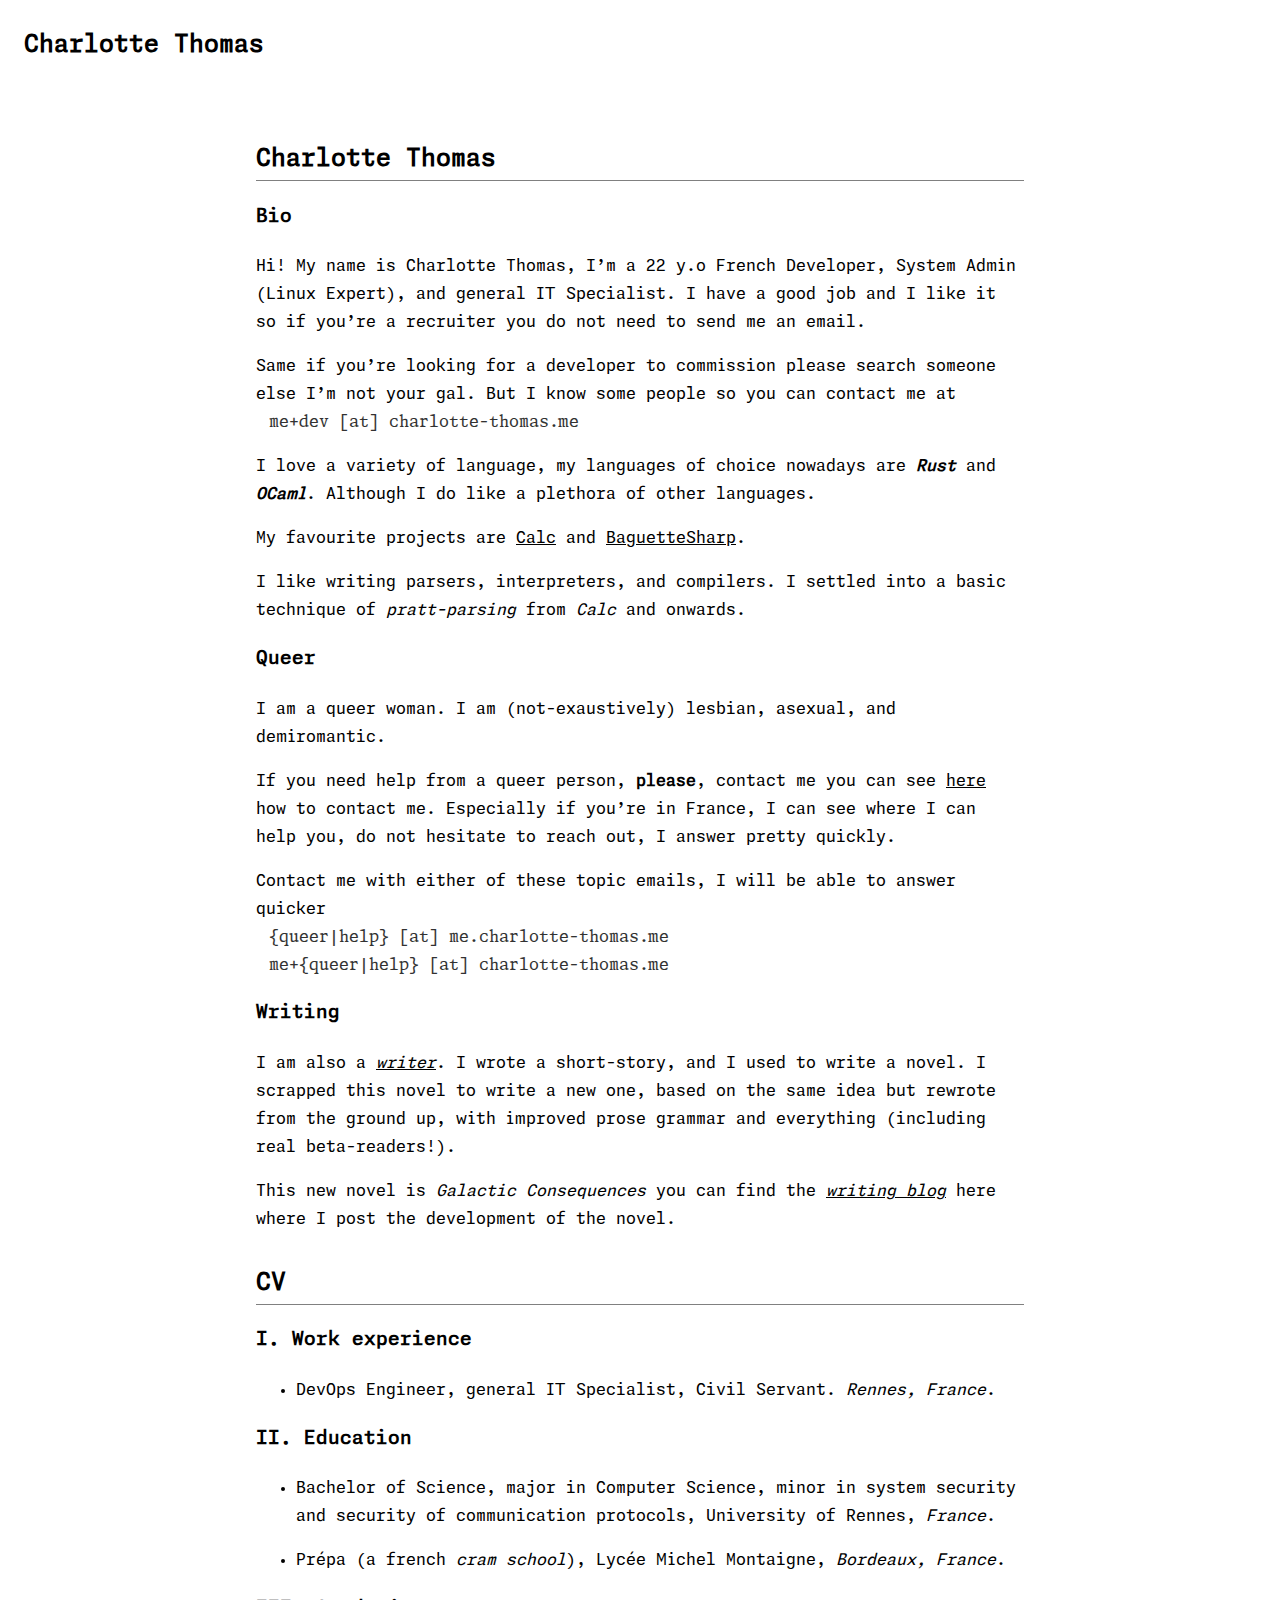
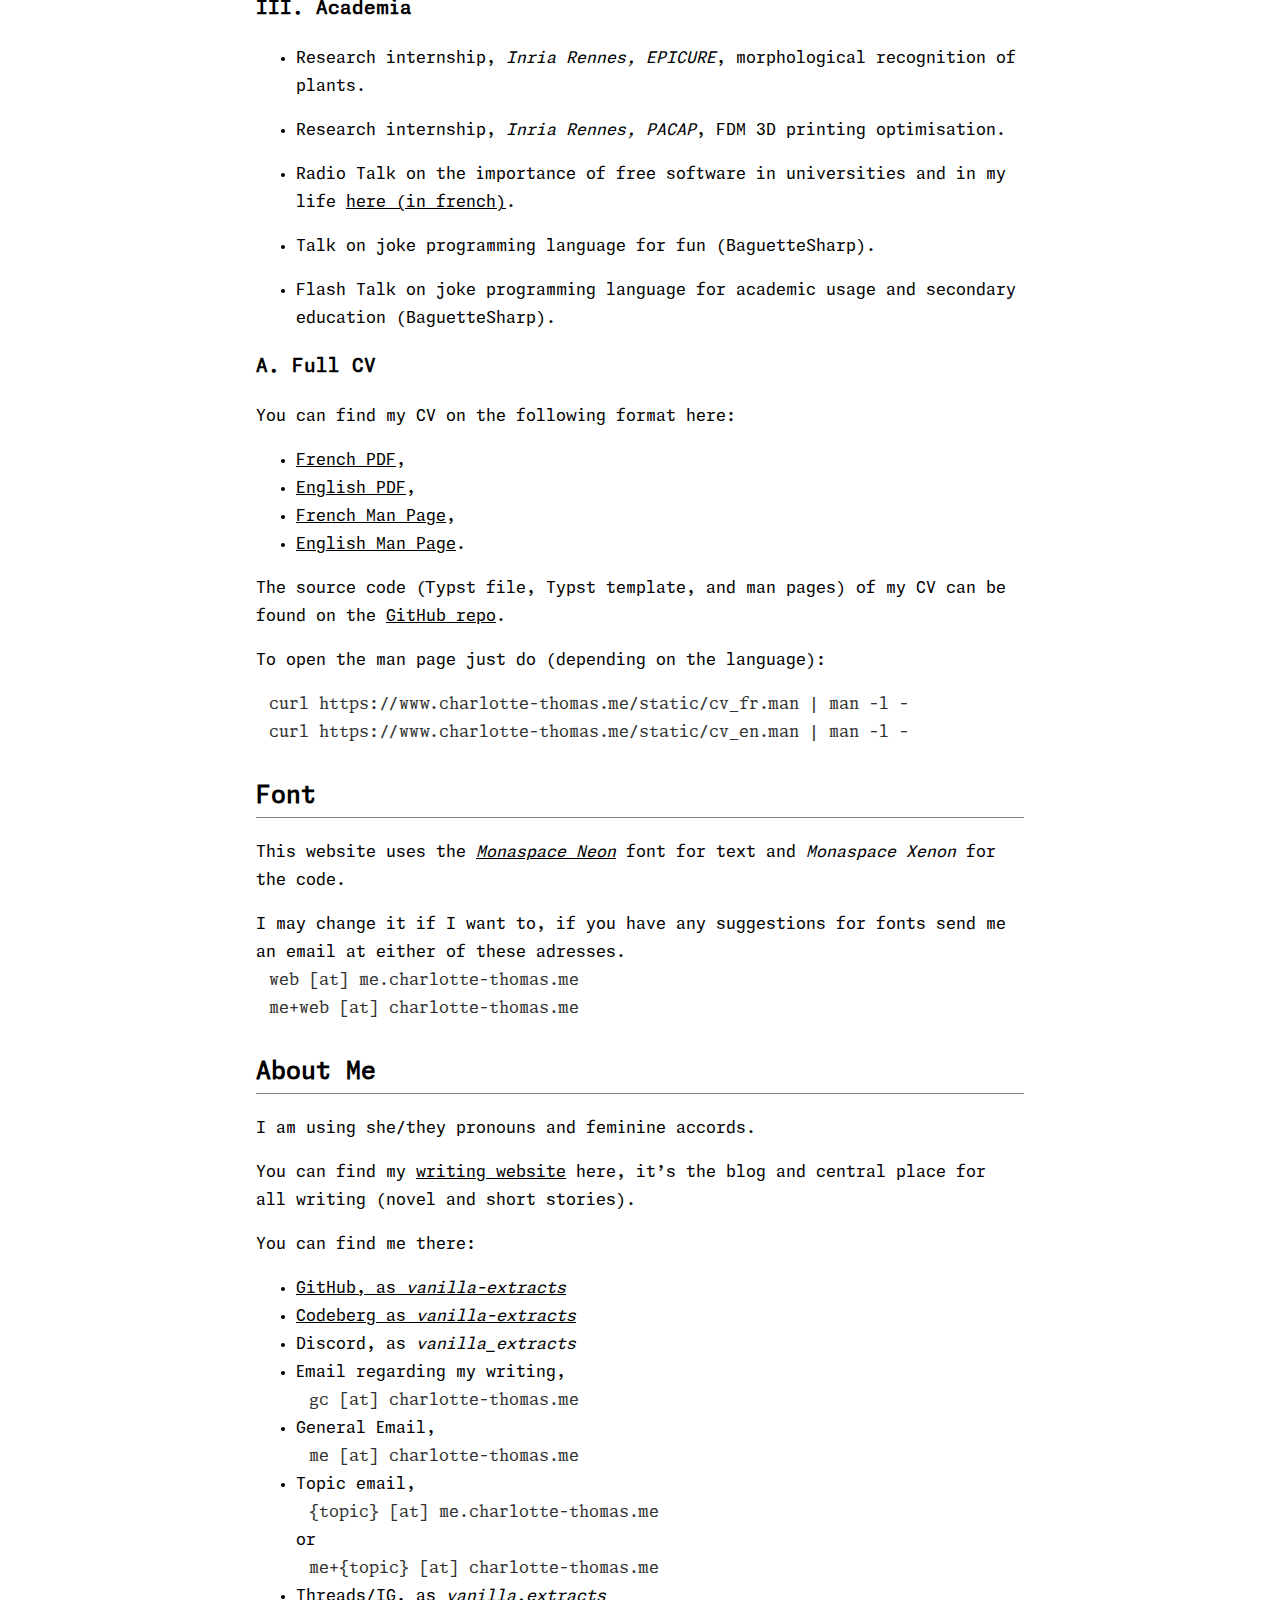
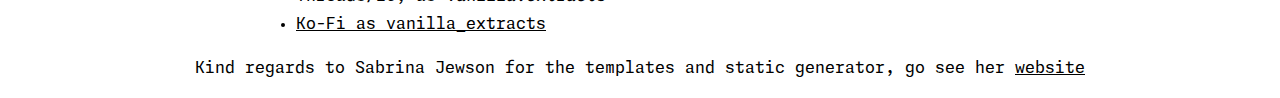
<file: index.html>
<!DOCTYPE html><html lang=en><head><meta charset=utf-8><meta content="width=device-width,initial-scale=1"name=viewport><meta content="dark light"name=color-scheme><meta content=#ffffff name=theme-color media=(prefers-color-scheme:light)><meta content=#000000 name=theme-color media=(prefers-color-scheme:dark)><meta content="Charlotte Thomas"property=og:site_name><link href=/favicon.ico rel=icon><link href=/apple-touch-icon.png rel=apple-touch-icon><link href=/common.css rel=stylesheet><title>Charlotte Thomas</title><meta content=Webpage property=og:title><meta content="Hi! My name is Charlotte Thomas, I’m a 22 y.o French Developer, System Admin (Linux Expert), and general IT Specialist. I have a good job and I like it so if you’re a recruiter you do not need to send me an email."name=description></head><body><header><a href=/ class=name>Charlotte Thomas</a></header><main><h2 id=base><a href=#base class=anchor></a>Charlotte Thomas</h2><h3 id=bio><a href=#bio class=anchor></a>Bio</h3><p>Hi! My name is Charlotte Thomas, I’m a 22 y.o French Developer, System Admin (Linux Expert), and general IT Specialist. I have a good job and I like it so if you’re a recruiter you do not need to send me an email.</p><p>Same if you’re looking for a developer to commission please search someone else I’m not your gal. But I know some people so you can contact me at <code class=scode>me+dev [at] charlotte-thomas.me</code></p><p>I love a variety of language, my languages of choice nowadays are <strong><em>Rust</em></strong> and <em><strong>OCaml</strong></em>. Although I do like a plethora of other languages.</p><p>My favourite projects are <a href=https://codeberg.org/vanilla-extract/calc>Calc</a> and <a href=https://github.com/vanilla-extract/ocaml-baguettesharp-interpreter>BaguetteSharp</a>.</p><p>I like writing parsers, interpreters, and compilers. I settled into a basic technique of <em>pratt-parsing</em> from <em>Calc</em> and onwards.</p><h3 id=queer><a href=#queer class=anchor></a>Queer</h3><p>I am a queer woman. I am (not-exaustively) lesbian, asexual, and demiromantic.</p><p>If you need help from a queer person, <strong>please</strong>, contact me you can see <a href=#about-me>here</a> how to contact me. Especially if you’re in France, I can see where I can help you, do not hesitate to reach out, I answer pretty quickly.</p><p>Contact me with either of these topic emails, I will be able to answer quicker <code class=scode>{queer|help} [at] me.charlotte-thomas.me</code> <code class=scode>me+{queer|help} [at] charlotte-thomas.me</code></p><h3 id=writing><a href=#writing class=anchor></a>Writing</h3><p>I am also a <a href=https://writing.charlotte-thomas.me><em>writer</em></a>. I wrote a short-story, and I used to write a novel. I scrapped this novel to write a new one, based on the same idea but rewrote from the ground up, with improved prose grammar and everything (including real beta-readers!).</p><p>This new novel is <em>Galactic Consequences</em> you can find the <a href=https://writing.charlotte-thomas.me/blog/ ><em>writing blog</em></a> here where I post the development of the novel.</p><h2 id=cv><a href=#cv class=anchor></a>CV</h2><h3 id=work><a href=#work class=anchor></a>I. Work experience</h3><ul><li>DevOps Engineer, general IT Specialist, Civil Servant. <em>Rennes, France</em>.</li></ul><h3 id=education><a href=#education class=anchor></a>II. Education</h3><ul><li><p>Bachelor of Science, major in Computer Science, minor in system security and security of communication protocols, University of Rennes, <em>France</em>.</p></li><li><p>Prépa (a french <em>cram school</em>), Lycée Michel Montaigne, <em>Bordeaux, France</em>.</p></li></ul><h3 id=academia><a href=#academia class=anchor></a>III. Academia</h3><ul><li><p>Research internship, <em>Inria Rennes, EPICURE</em>, morphological recognition of plants.</p></li><li><p>Research internship, <em>Inria Rennes, PACAP</em>, FDM 3D printing optimisation.</p></li><li><p>Radio Talk on the importance of free software in universities and in my life <a href=https://cause-commune.fm/podcast/libre-a-vous-187/ >here (in french)</a>.</p></li><li><p>Talk on joke programming language for fun (BaguetteSharp).</p></li><li><p>Flash Talk on joke programming language for academic usage and secondary education (BaguetteSharp).</p></li></ul><h3 id=fcv><a href=#fcv class=anchor></a>A. Full CV</h3><p>You can find my CV on the following format here:</p><ul><li><a href=static/cv_fr.pdf>French PDF</a>,</li><li><a href=static/cv_en.pdf>English PDF</a>,</li><li><a href=static/cv_fr.man>French Man Page</a>,</li><li><a href=static/cv_en.man>English Man Page</a>.</li></ul><p>The source code (Typst file, Typst template, and man pages) of my CV can be found on the <a href=https://github.com/vanilla-extracts/cv>GitHub repo</a>.</p><p>To open the man page just do (depending on the language):</p><p><code class=scode>curl https://www.charlotte-thomas.me/static/cv_fr.man | man -l -</code> <code class=scode>curl https://www.charlotte-thomas.me/static/cv_en.man | man -l -</code></p><h2 id=font><a href=#font class=anchor></a>Font</h2><p>This website uses the <a href=https://monaspace.githubnext.com><em>Monaspace Neon</em></a> font for text and <em>Monaspace Xenon</em> for the code.</p><p>I may change it if I want to, if you have any suggestions for fonts send me an email at either of these adresses. <code class=scode>web [at] me.charlotte-thomas.me</code> <code class=scode>me+web [at] charlotte-thomas.me</code></p><h2 id=about-me><a href=#about-me class=anchor></a>About Me</h2><p>I am using she/they pronouns and feminine accords.</p><p>You can find my <a href=https://writing.charlotte-thomas.me>writing website</a> here, it’s the blog and central place for all writing (novel and short stories).</p><p>You can find me there:</p><ul><li><a href=https://github.com/vanilla-extracts>GitHub, as <em>vanilla-extracts</em></a></li><li><a href=https://codeberg.org/vanilla-extracts>Codeberg as <em>vanilla-extracts</em></a></li><li>Discord, as <em>vanilla_extracts</em></li><li>Email regarding my writing, <code class=scode>gc [at] charlotte-thomas.me</code></li><li>General Email, <code class=scode>me [at] charlotte-thomas.me</code></li><li>Topic email, <code class=scode>{topic} [at] me.charlotte-thomas.me</code> or <code class=scode>me+{topic} [at] charlotte-thomas.me</code></li><li>Threads/IG, as <em>vanilla.extracts</em></li><li><a href=https://ko-fi.com/vanilla_extracts>Ko-Fi as vanilla_extracts</a></li></ul></main><footer class=center><p>Kind regards to Sabrina Jewson for the templates and static generator, go see her <a href=https://sabrinajewson.org>website</a></p></footer></body></html>
</file>
